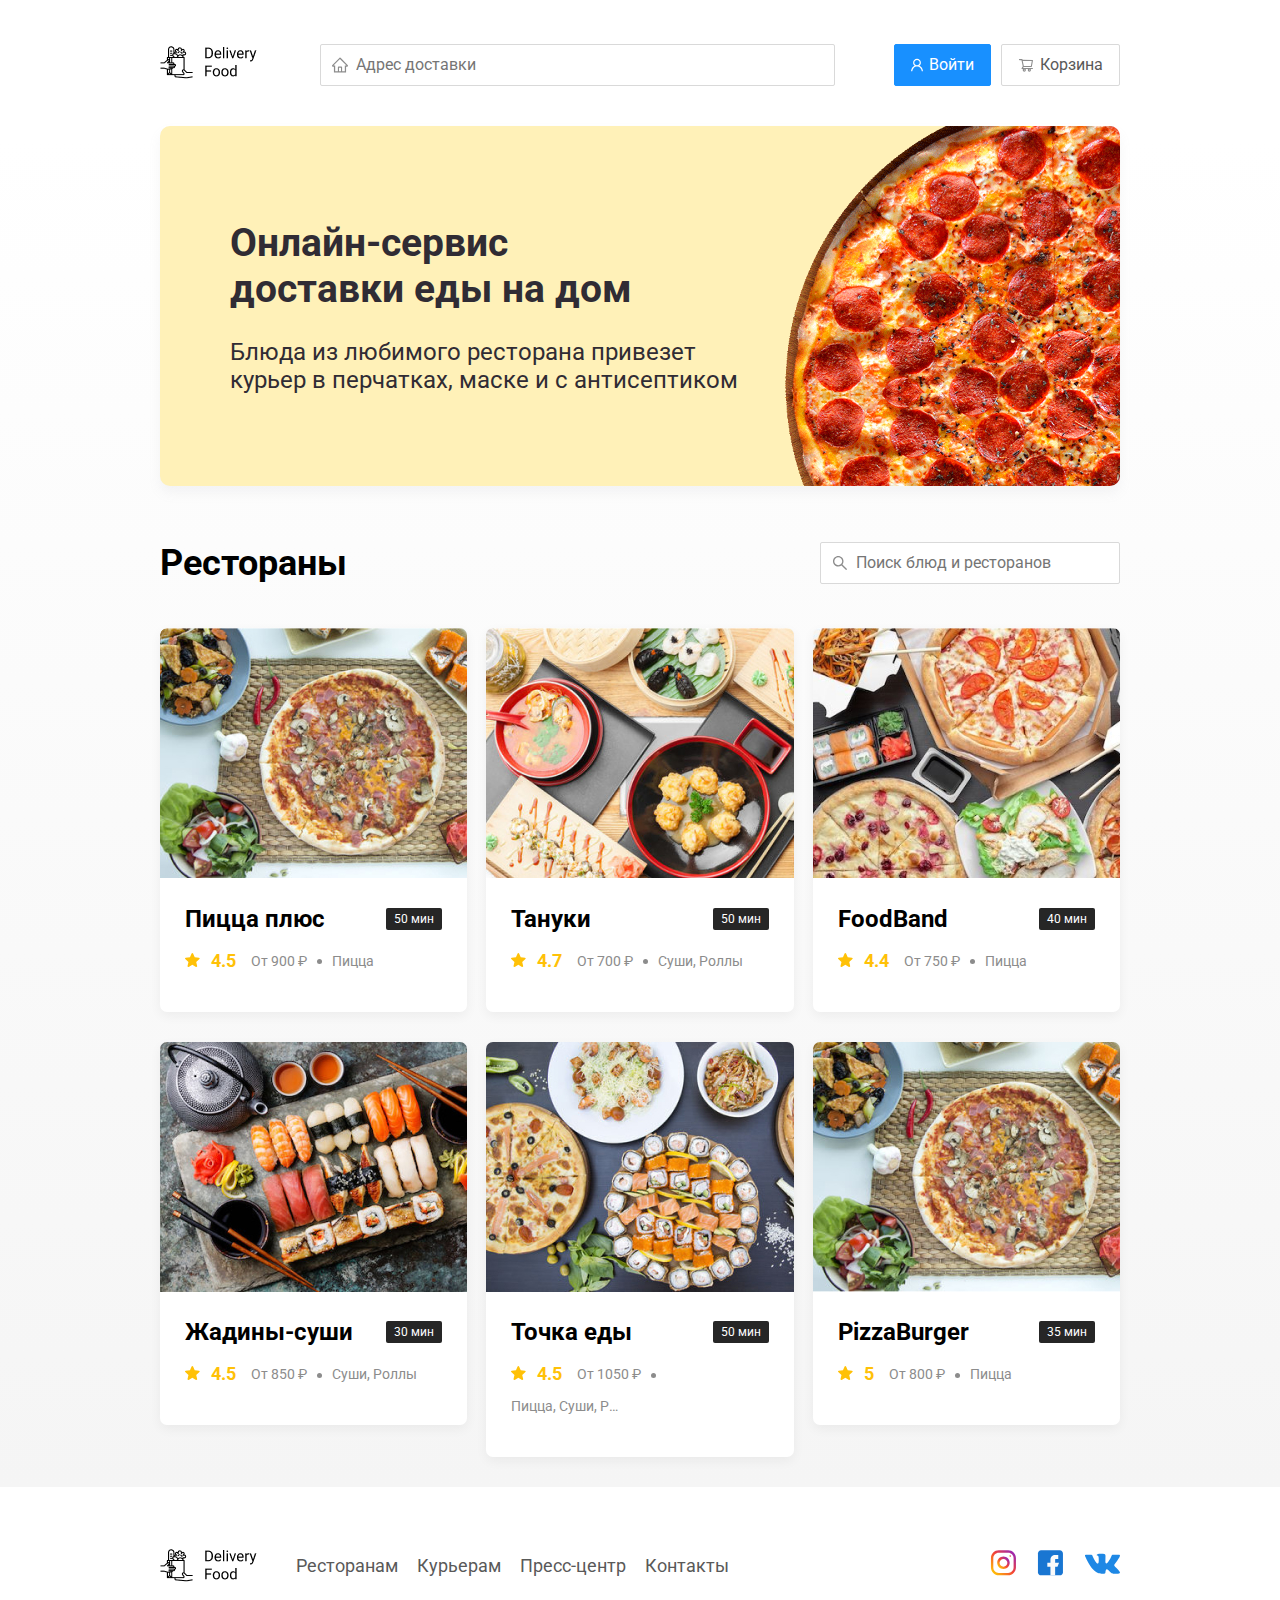
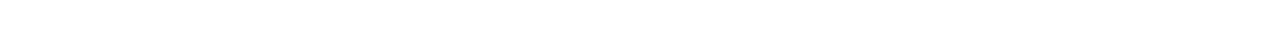
<file: index.html>
<!DOCTYPE html>
<html lang="ru">
<head>
    <meta charset="UTF-8">
    <meta name="viewport" content="width=device-width, initial-scale=1.0">
    <title>Delivery food - доставка еды на дом</title>
    <link href="https://fonts.googleapis.com/css2?family=Roboto&display=swap" rel="stylesheet">
    <link rel="stylesheet" href="css/normalize.css">
    <link rel="stylesheet" href="css/style.css">
</head>
<body>
    <div class="container">
        <header class="header">
            <a href="index.html" class="logo"><img src="img/logo.png" alt="Delivery Food"></a>
            <input type="text" class="input input-address" placeholder="Адрес доставки">
            <div class="buttons">
                <button class="button button-primary">
                    <img src="img/user.svg" class="button-icon" alt="user">
                    <span class="button-text">Войти</span>
                </button>
                <button class="button" id="cart_button">
                    <img src="img/shopping-cart.svg" class="button-icon" alt="shopping-cart">
                    <span class="button-text">Корзина</span>
                </button>
            </div>
            <!-- /.buttons -->
        </header>
        <!-- /.header -->
    </div>
    <!-- /.container -->
    <div class="main">
        <div class="container">
            <section class="promo">
                <h1 class="promo-title">Онлайн-сервис <br> доставки еды на дом</h1>
                <p class="promo-text">Блюда из любимого ресторана привезет курьер в перчатках, маске и с антисептиком</p>
            </section>
            <!-- /.promo -->
            <section class="restaurants">
                <div class="section-heading">
                    <h2 class="section-title">Рестораны</h2>
                    <input type="text" placeholder="Поиск блюд и ресторанов" class="input input-search">
                </div>
                <!-- /.section-heading -->
                <div class="cards">
                    <a href="restaurant.html" class="card">
                        <img src="img/image.jpg" alt="image" class="card-image">
                        <div class="card-text">
                            <div class="card-heading">
                                <h3 class="card-title">
                                    Пицца плюс
                                </h3>
                                <span class="card-tag tag">
                                    50 мин
                                </span>
                            </div>
                            <!-- /.card-heading -->
                            <div class="card-info">
                                <div class="rating"> <img src="img/star.svg" alt="rating" class="rating-star"> 4.5</div>
                                <div class="price">От 900 ₽</div>
                                <div class="category">Пицца</div>
                            </div>
                            <!-- /.card-info -->
                        </div>
                        <!-- /.card-text -->
                    </a>
                    <!-- /.card -->
                    <a href="restaurant.html" class="card">
                        <img src="img/tanuki.jpg" alt="image" class="card-image">
                        <div class="card-text">
                            <div class="card-heading">
                                <h3 class="card-title">
                                    Тануки
                                </h3>
                                <span class="card-tag tag">
                                    50 мин
                                </span>
                            </div>
                            <!-- /.card-heading -->
                            <div class="card-info">
                                <div class="rating"> <img src="img/star.svg" alt="rating" class="rating-star"> 4.7</div>
                                <div class="price">От 700 ₽</div>
                                <div class="category">Суши, Роллы</div>
                            </div>
                            <!-- /.card-info -->
                        </div>
                        <!-- /.card-text -->
                    </a>
                    <!-- /.card -->
                    <a href="restaurant.html" class="card">
                        <img src="img/FoodBand.jpg" alt="image" class="card-image">
                        <div class="card-text">
                            <div class="card-heading">
                                <h3 class="card-title">
                                    FoodBand
                                </h3>
                                <span class="card-tag tag">
                                    40 мин
                                </span>
                            </div>
                            <!-- /.card-heading -->
                            <div class="card-info">
                                <div class="rating"> <img src="img/star.svg" alt="rating" class="rating-star"> 4.4</div>
                                <div class="price">От 750 ₽</div>
                                <div class="category">Пицца</div>
                            </div>
                            <!-- /.card-info -->
                        </div>
                        <!-- /.card-text -->
                    </a>
                    <!-- /.card -->
                    <a href="restaurant.html" class="card">
                        <img src="img/rolls.jpg" alt="image" class="card-image">
                        <div class="card-text">
                            <div class="card-heading">
                                <h3 class="card-title">
                                    Жадины-суши
                                </h3>
                                <span class="card-tag tag">
                                    30 мин
                                </span>
                            </div>
                            <!-- /.card-heading -->
                            <div class="card-info">
                                <div class="rating"> <img src="img/star.svg" alt="rating" class="rating-star"> 4.5</div>
                                <div class="price">От 850 ₽</div>
                                <div class="category">Суши, Роллы</div>
                            </div>
                            <!-- /.card-info -->
                        </div>
                        <!-- /.card-text -->
                    </a>
                    <!-- /.card -->
                    <a href="restaurant.html" class="card">
                        <img src="img/pizzaandrolls.jpg" alt="image" class="card-image">
                        <div class="card-text">
                            <div class="card-heading">
                                <h3 class="card-title">
                                    Точка еды
                                </h3>
                                <span class="card-tag tag">
                                    50 мин
                                </span>
                            </div>
                            <!-- /.card-heading -->
                            <div class="card-info">
                                <div class="rating"> <img src="img/star.svg" alt="rating" class="rating-star"> 4.5</div>
                                <div class="price">От 1050 ₽</div>
                                <div class="category">Пицца, Суши, Роллы</div>
                            </div>
                            <!-- /.card-info -->
                        </div>
                        <!-- /.card-text -->
                    </a>
                    <!-- /.card -->
                    <a href="restaurant.html" class="card">
                        <img src="img/image.jpg" alt="image" class="card-image">
                        <div class="card-text">
                            <div class="card-heading">
                                <h3 class="card-title">
                                    PizzaBurger
                                </h3>
                                <span class="card-tag tag">
                                    35 мин
                                </span>
                            </div>
                            <!-- /.card-heading -->
                            <div class="card-info">
                                <div class="rating"> <img src="img/star.svg" alt="rating" class="rating-star"> 5</div>
                                <div class="price">От 800 ₽</div>
                                <div class="category">Пицца</div>
                            </div>
                            <!-- /.card-info -->
                        </div>
                        <!-- /.card-text -->
                    </a>
                    <!-- /.card -->
                </div>
                <!-- /.cards -->
            </section>
            <!-- /.restaurants -->  
        </div>
        <!-- /.container -->
    </div>
    <!-- /.main -->
    <footer class="footer">
        <div class="container">
            <div class="footer-block">
                <img src="img/logo.png" alt="logo" class="logo footer-logo  ">
                <nav class="footer-nav">
                    <a href="#" class="footer-link">Ресторанам</a>
                    <a href="#" class="footer-link">Курьерам</a>
                    <a href="#" class="footer-link">Пресс-центр</a>
                    <a href="#" class="footer-link">Контакты</a>
                </nav>
                <!-- /.footer-nav -->
                <div class="social-links">
                    <a href="#" class="social-link"><img src="img/instagram.svg" alt="instagram"></a>
                    <a href="#" class="social-link"><img src="img/facebook.svg" alt="Facebook"></a>
                    <a href="#" class="social-link"><img src="img/vk.svg" alt="vk"></a>
                </div>
                <!-- /.social-links -->
            </div>
            <!-- /.footer-block -->
        </div>
    </footer>
    <!-- /.footer -->
    <div class="modal">
        <div class="modal-dialog">
            <div class="modal-header">
                <h3 class="modal-title">Корзина</h3>
                <button class="close">&times;</button>
            </div>
            <div class="modal-body">
               <div class="food-row">
                   <span class="food-name">Ролл угорь стандарт</span>
                    <stong class="food-price">250 ₽</stong>
                    <div class="food-counter">
                        <button class="country-button">-</button>
                        <span class="counter">1</span>
                        <button class="country-button">-</button>
                    </div>
               </div>
               <!-- /.foods-row --> 
               <div class="food-row">
                   <span class="food-name">Ролл угорь стандарт</span>
                    <stong class="food-price">250 ₽</stong>
                    <div class="food-counter">
                        <button class="country-button">-</button>
                        <span class="counter">1</span>
                        <button class="country-button">-</button>
                    </div>
               </div>
               <!-- /.foods-row --> 
               <div class="food-row">
                   <span class="food-name">Ролл угорь стандарт</span>
                    <stong class="food-price">250 ₽</stong>
                    <div class="food-counter">
                        <button class="country-button">-</button>
                        <span class="counter">1</span>
                        <button class="country-button">-</button>
                    </div>
               </div>
               <!-- /.foods-row --> 
               <div class="food-row">
                   <span class="food-name">Ролл угорь стандарт</span>
                    <stong class="food-price">250 ₽</stong>
                    <div class="food-counter">
                        <button class="country-button">-</button>
                        <span class="counter">1</span>
                        <button class="country-button">-</button>
                    </div>
               </div>
               <!-- /.foods-row --> 
            </div>
            <!-- /.model-body -->
            <div class="modal-footer">
                <span class="modal-pricetag">1250 ₽</span>
                <div class="footer-buttons">
                    <button class="button button-primary">Оформить заказ</button>
                    <button class="button">Отмена</button>
                </div>
            </div>
            <!-- /.model footer -->
        </div>
        <!-- /.modal-dialog -->
        <script src="js/main.js"></script>
    </div>
    <!-- /.modal -->
</body>
</html>
</file>
<file: css/style.css>
*{
    box-sizing: border-box;
}

body{
    font-family: "Roboto", sans-serif;
    padding-top: 44px;
}

.container{
    max-width: 1200px;
    margin: auto;
}

.header{
    display: flex;
    align-items: center;
    justify-content: space-between;
    margin-bottom: 40px;
}

.input{
    background: #FFFFFF;
    border: 1px solid #D9D9D9;
    border-radius: 2px;
    font-size: 16px;
    line-height: 24px;
    padding: 8px;
    padding-left: 35px;
    background-repeat: no-repeat;
    background-position: left 11px center; 
}

.input-address{
    flex: 0.8;
    background-image: url(../img/Vector.svg);
}

.input-search{
    width: 300px;
    background-image: url(../img/search.svg);
    margin-left: auto;
}

.buttons{
    display: flex;
    align-items: center;
}

.button{
    display: flex;
    align-items: center;
    padding: 8px 16px;
    background: #FFFFFF;
    border: 1px solid #D9D9D9;
    box-sizing: border-box;
    box-shadow: 0px 0px 2px rgba(0, 0, 0, 0.0015);
    border-radius: 2px;
    color: #595959;
    line-height: 24px;
}

.button-primary{
    background: #1890FF;
    border: 1px solid #1890FF;
    color: white;
    margin-right: 10px;
}

.button-icon{
    margin-right: 6px;
}

.button-card-text{
    margin-right: 10px;
}

.promo{
    box-shadow: 0px 7px 12px rgba(158, 158, 163, 0.1);
    background: #FFF1B8 url(../img/promo-img.png) no-repeat top -40px right -250px / 800px ;
    border-radius: 10px;
    padding: 68px 70px;
    margin-bottom: 56px;
}

.promo-title{
    font-style: normal;
    font-weight: bold;
    font-size: 39px;
    line-height: 46px;
    color: #302C34;
}

.promo-text{
    max-width: 538px;
    font-family: Roboto;
    font-style: normal;
    font-weight: normal;
    font-size: 24px;
    line-height: 28px;
    color: #302C34;
}


.section-heading{
    display: flex;
    align-items: center;
    margin-bottom: 44px;
}

.section-title{
    font-style: normal;
    font-weight: bold;
    font-size: 36px;
    line-height: 42px;
    color: #000000;
    margin: 0;
    margin-right: 30px;
}

.card{
    background: #FFFFFF;
    box-shadow: 0px 4px 12px rgba(0, 0, 0, 0.05);
    border-radius: 7px;
    overflow: hidden;
    margin-bottom: 30px;
    flex-basis: 32%;
    text-decoration: none;
}

.cards{
    display: flex;
    flex-wrap: wrap;
    align-items: flex-start;
    justify-content: space-between;
}

.card-image{
    width: 384px;
    height: 250px;
    object-fit: cover;
}

.card-text{
    margin-top: 20px;
    padding-bottom: 35px;
    padding-left: 25px;
    padding-right: 25px;
}

.card-heading{
    display: flex;
    align-items: center;
    justify-content: space-between;
    padding-bottom: 10px;
}

.card-title{
    margin: 0;
    font-style: normal;
    font-weight: bold;
    font-size: 24px;
    line-height: 32px;
    color: #000000;
}

.card-title-reg{
    font-weight: normal;
}

.card-tag{
    font-style: normal;
    font-weight: normal;
    font-size: 12px;
    line-height: 20px;
    color: white;
    background: #262626;
    border-radius: 2px;
    padding: 1px 8px;
}

.card-info{
    display: flex;
    align-items: center;
    flex-wrap: wrap;
}

.card-price-bold{
    font-style: normal;
    font-weight: bold;
    font-size: 20px;
    line-height: 32px;
    color: #000000;
    margin-left: 30px;
}

.card-buttons{
    display: flex;
    align-items: center;
    margin-top: 24px;
}

.rating{
    margin-right: 26px;
    color: #FFC107;
    font-style: normal;
    font-weight: bold;
    font-size: 18px;
    line-height: 32px;
}

.price, .category{
     font-style: normal;
    font-weight: normal;
    font-size: 18px;
    line-height: 32px;
    color: #8C8C8C;
}

.price{
    margin-right: 10px; 
}

.ingredients{
    font-size: 18px;
    line-height: 21px;
    color: #8C8C8C;
}

.category{
    text-overflow: ellipsis;
    overflow: hidden;
    white-space: nowrap;
    max-width: 110px;
}


.price:after{
    content: "";
    width: 5px;
    height: 5px;
    background-color: #8c8c8c;
    display: inline-block;
    vertical-align: middle;
    border-radius: 50%;
    margin-left: 10px;
}

.rating-star{
    margin: 0;
    margin-right: 7px;
}

.main{
    background: linear-gradient(180deg, rgba(245, 245, 245, 0) 1.04%, #F5F5F5 100%);        
}


.footer{
    padding: 60px 0;
}

.footer-block{
    display: flex;
    align-items: center;
    justify-content: space-between;
}

.footer-link{
    display: inline-block;
    font-style: normal;
    font-weight: normal;
    font-size: 18px;
    line-height: 21px;
    color: #595959;
    text-decoration: none;
}

.footer-link:not(:last-child){
    margin-right: 15px;
}

.footer-nav{
    margin-right: auto;
    margin-left: 35px;
}

.social-links{
    display: flex;
    align-items: center;
}

.social-link:not(:last-child){
    margin-right: 21px;
}

.modal{
    display: none;
    position: fixed;
    top: 0;
    left: 0;
    width: 100%;
    height: 100%;
    background: rgba(0, 0, 0, 0.4)
}

.is-open {
    display: flex;
}

.modal-dialog{
    width: 780px;
    max-width: 95%;
    background: #FFFFFF;
    border-radius: 5px;
    margin: auto;
    padding: 40px 45px;
}


.close{
    font-size: 36px;
    border: none;
    background-color: transparent
}

.modal-header{
    display: flex;
    align-items: center;
    justify-content: space-between;
    margin-bottom: 45px;
}

.modal-title{
    margin: 0;
    font-weight: bold;
    font-size: 36px;
    line-height: 42px;
}

.modal-body{
    margin-bottom: 52px;
}

.food-row{
    display: flex;
    align-items: center;
    justify-content: space-between;
    padding-bottom: 8px;
    border-bottom: 1px solid #D9D9D9;
    margin-bottom: 15px;    
}

.food-name{
    font-weight: normal;
    font-size: 18px;
    line-height: 32px;
}

.food-price{
    font-weight: bold;
    margin-left: auto;
    margin-right: 47px;    
    font-size: 20px;
    line-height: 32px; 
}

.food-counter{
    display: flex;
    align-items: center;
}

.country-button{
    display: flex;
    align-items: center;
    justify-content: center; 
    width: 39px;
    height: 32px;
    background: #FFFFFF;
    border: 1px solid #40A9FF;
    box-sizing: border-box;
    border-radius: 2px;
    display: flex;
    align-items: center;
    font-style: normal;
    font-weight: normal;
    font-size: 14px;
    line-height: 22px;
    color: #40A9FF;
}

.counter{
    font-size: 16px;
    line-height: 24px;
    margin-left: 10px;
    margin-right: 10px;
}

.modal-footer{
    display: flex;
    align-items: center;
    justify-content: space-between;
}

.footer-buttons{
    display: flex;
    align-items: center;
}

.modal-pricetag{
    background: #262626;
    border-radius: 5px;
    color: white;
    padding: 15px 20px;
    font-weight: bold;
    font-size: 20px;
    line-height: 23px;
}

@media (max-width: 1366px){
    .container{
        max-width: 960px;
    }
    .promo{
        background-size: 600px;
    }
    .rating{
        margin-right: 15px;
    }
    .category, .price{
        font-size: 14px;
    }
}

@media (max-width: 992px){
    .container{
        max-width: 750px;
    }
    .promo{
        padding: 50px;
        background-size: 500px;
    }
    .promo-text{
        font-size: 18px;
        max-width: 400px;
    }
    .card{
        flex-basis: 49%;
    }
    .footer-link{
        font-size: 16px;
    }
}

@media (max-width: 768px){
    .container{
        max-width: 560px;
    }
    .card-info{
        flex-wrap: wrap;
    }
    .card .rating{
        flex-basis: 100%;
    }
    .card-title{
        font-size: 18px;
    }
    .promo-title{
        font-size: 24px;
        line-height: 1.4;
    }
    .promo{
        background-size: 360px;
        background-position: top -40px right -220px
    }
    .promo-text{
        margin-top: 0;
    }
}

@media (max-width: 578px){
    .container{
        width: 90%;
    }
    .header{
        flex-wrap: wrap;
    }
    .input-address{
        margin-top: 15px;
        order: 5;
        flex: 1;
    }
    .promo{
        background-image: none;
    }
    .promo-title{      
        margin-bottom: 10px;
    }
    .section-title{
        font-size: 20px;
    }
    .card{
        flex-basis: 100%;
    }
    .card-image{
        width: 100%;
    }
    .footer{
        padding: 30px 0;
    }
    .footer-block{
        align-items: flex-start;
    }
    .footer-nav{
        margin-left: 0;
        order: 0;
        margin-right: 0;
        display: flex;
        flex-direction: column;
    }
    .footer-logo{
        margin-right: 15px;
        order: 1;
    }
    .social-links{
        order: 2;
    }
}

@media (max-width: 480px) {
    .button-text{
        display: none;
    }
    .button{
        min-height: 40px;
    }
    .button-icon{
        margin: 0;
    }
    .promo{
        padding: 20px;
    }
    .logo{
        margin-bottom: 10px;
    }
    .button-icon{
        margin: 0;
    }
    .section-heading{
        flex-wrap: wrap;
    }
    .footer-block{
        flex-wrap: wrap;
        flex-direction: column;
        align-items: center;
    }
    .footer-logo{
        order: 0;
        margin-bottom: 20px;
    }
    .footer-nav{
        margin-bottom: 20px;
        text-align: center;
    }
    .footer-link:not(:last-child){
        margin-right: 0;
    }
}
</file>
